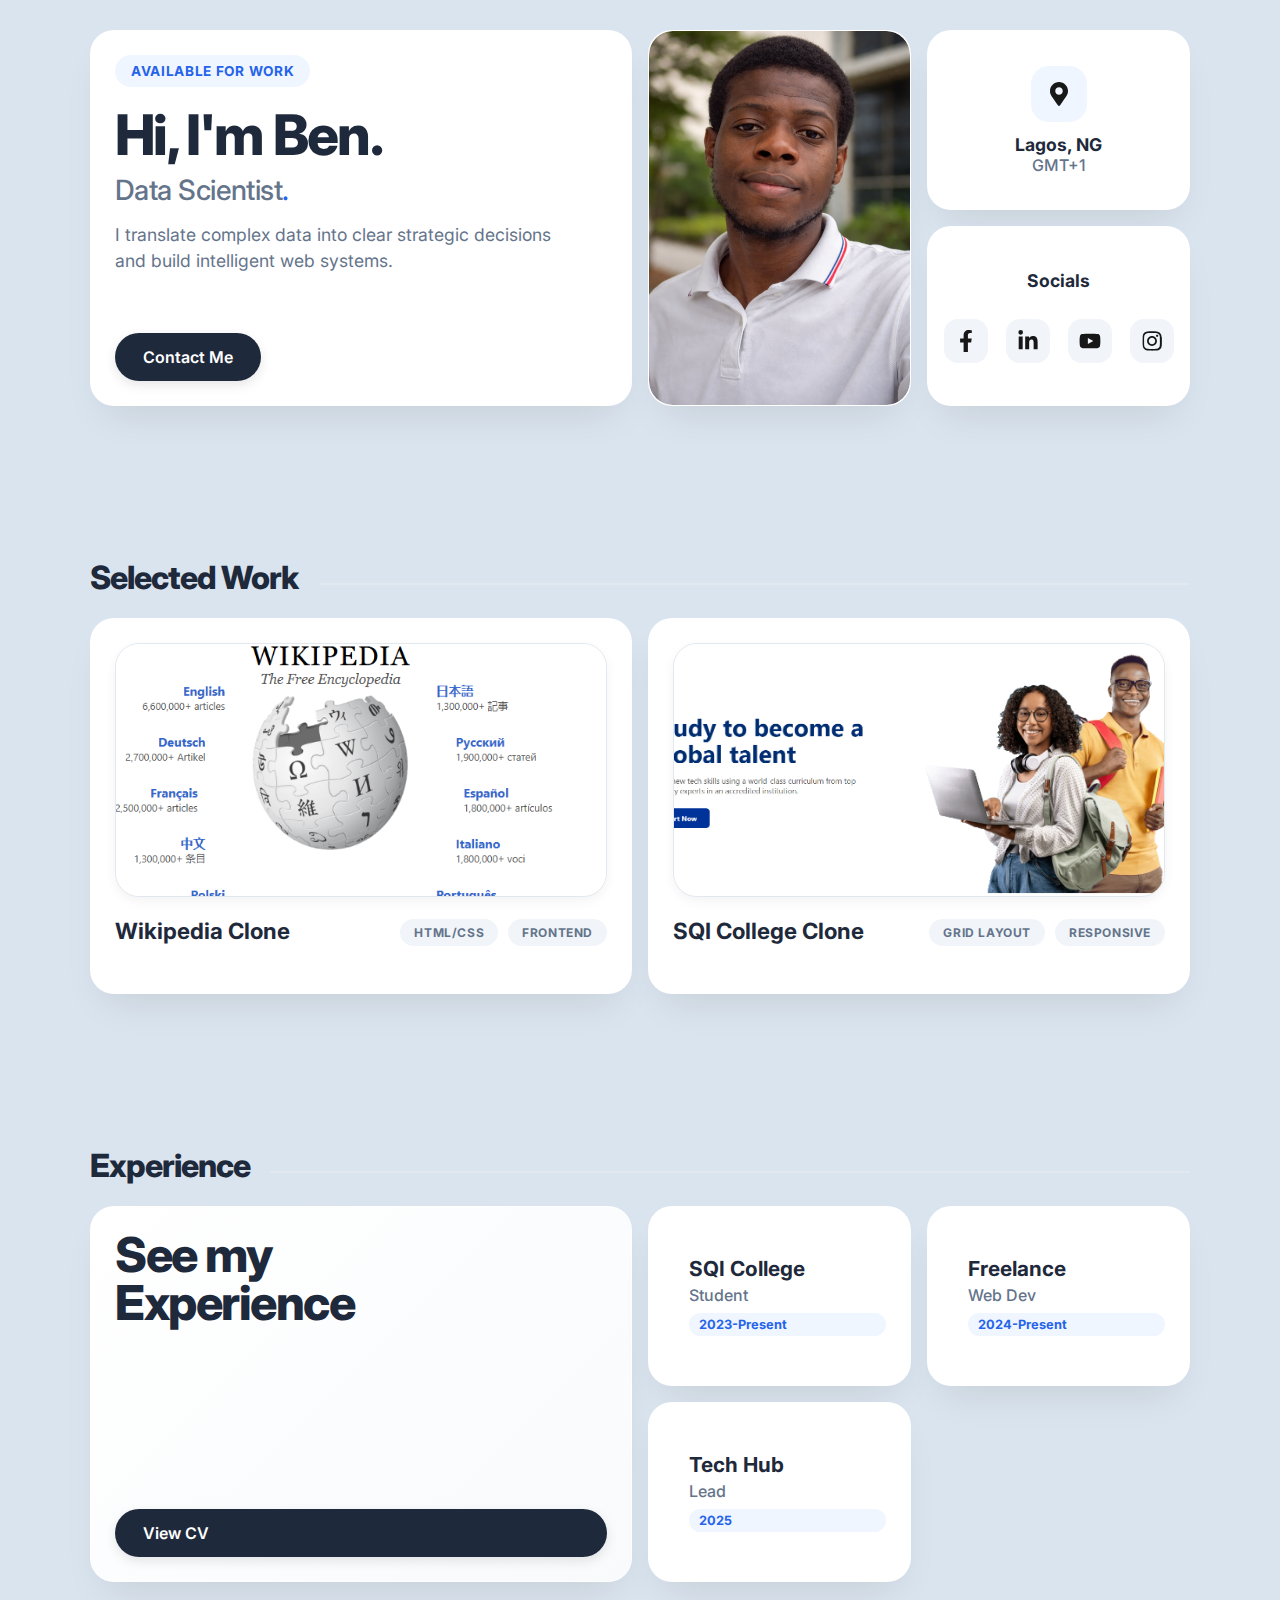
<file: index.html>
<!DOCTYPE html>
<html lang="en">
<head>
    <meta charset="UTF-8">
    <meta name="viewport" content="width=device-width, initial-scale=1.0">
    <title>Ben Erenose | Data Scientist</title>
    <link href="https://fonts.googleapis.com/css2?family=Inter:wght@400;500;600;700&display=swap" rel="stylesheet">
    <link rel="stylesheet" href="./CSS/style.css">
</head>
<body>

    <main class="grid-container">

        <header class="card hero-card">
            <div class="status-pill">Available for work</div>
            <h1>Hi, I'm Ben.</h1>
            <h2>Data Scientist<span class="blue-dot">.</span></h2>
            <p>I translate complex data into clear strategic decisions and build intelligent web systems.</p>
            <a href="mailto:erenoseomoh@gmail.com" class="btn-black">Contact Me</a>
        </header>

        <section class="card photo-card">
            <img src="./Html/image/benny.png" alt="Portrait of Ben Erenose, Data Scientist" loading="lazy" decoding="async">
        </section>

        <section class="card small-card location-card">
            <div class="location-icon">
                <img src="./Html/icons/location.svg" alt="Location icon">
            </div>

            <h3>Lagos, NG</h3>
            <p>GMT+1</p>
        </section>

        <section class="card small-card socials-card">
            <h3>Socials</h3>

            <div class="social-icons">
                <a href="https://facebook.com/" target="_blank" rel="noopener noreferrer" aria-label="Facebook">
                    <img src="./Html/icons/facebook.svg" alt="Facebook">
                </a>

                <a href="https://linkedin.com/in/ben-erenose" target="_blank" rel="noopener noreferrer" aria-label="LinkedIn">
                    <img src="./Html/icons/linkedin.svg" alt="LinkedIn">
                </a>

                <a href="https://youtube.com/" target="_blank" rel="noopener noreferrer" aria-label="YouTube">
                    <img src="./Html/icons/youtube.svg" alt="YouTube">
                </a>

                <a href="https://instagram.com/" target="_blank" rel="noopener noreferrer" aria-label="Instagram">
                    <img src="./Html/icons/instagram.svg" alt="Instagram">
                </a>
            </div>
        </section>

        <section class="section-header">
            <h2>Selected Work</h2>
            <div class="line"></div>
        </section>

        <article class="card project-card">
            <div class="img-box">
                <img src="./Html/image/wikipedia-screenshot.png" alt="Wikipedia Clone project showcasing HTML and CSS skills" decoding="async">
            </div>
            <div class="project-info">
                <h3>Wikipedia Clone</h3>
                <div class="tags">
                    <span>HTML/CSS</span>
                    <span>Frontend</span>
                </div>
            </div>
            <a href="https://bkfactor.github.io/wikipedia-clone/" target="_blank" rel="noopener noreferrer" class="overlay-link" aria-label="Open Wikipedia Clone project"></a>
        </article>

        <article class="card project-card">
            <div class="img-box">
                <img src="./Html/image/SQI-screenshot.png" alt="SQI College Clone project demonstrating grid layout and responsive design" loading="lazy" decoding="async">
            </div>
            <div class="project-info">
                <h3>SQI College Clone</h3>
                <div class="tags">
                    <span>Grid Layout</span>
                    <span>Responsive</span>
                </div>
            </div>
            <a href="https://bkfactor.github.io/sqi-clone/" target="_blank" rel="noopener noreferrer" class="overlay-link" aria-label="Open SQI College Clone project"></a>
        </article>

        <section class="section-header">
            <h2>Experience</h2>
            <div class="line"></div>
        </section>

        <section class="card exp-cta">
            <h2>See my<br>Experience</h2>
            <a href="#" class="btn-black">View CV</a>
        </section>

        <section class="card exp-item">
            <h4>SQI College</h4>
            <p>Student</p>
            <small>2023-Present</small>
        </section>

        <section class="card exp-item">
            <h4>Freelance</h4>
            <p>Web Dev</p>
            <small>2024-Present</small>
        </section>

        <section class="card exp-item">
            <h4>Tech Hub</h4>
            <p>Lead</p>
            <small>2025</small>
        </section>

    </main>
</body>
</html>
</file>
<file: CSS/style.css>
/* --- RESET & ENHANCED VARIABLES --- */
:root {
    /* A softer, cooler background grey */
    --bg: #dae4ee;
    /* Pure white cards */
    --card: #FFFFFF;
    /* Softer black for main text */
    --text: #1E293B;
    /* Lighter grey for subtitles */
    --grey: #64748B;
    /* Professional deep blue */
    --blue: #2563EB;
    /* Big, modern rounded corners */
    --radius: 32px;
    /* THE MAGIC SAUCE: A soft, multi-layered shadow for depth */
    --shadow: 0 20px 40px -15px rgba(0, 0, 0, 0.1);
}

* { margin: 0; padding: 0; box-sizing: border-box; }

body {
    background: var(--bg);
    font-family: 'Inter', sans-serif;
    color: var(--text);
    -webkit-font-smoothing: antialiased;
    /* Reduced top/bottom padding */
    padding: 30px 15px; 
    display: flex;
    justify-content: center;
}

.grid-container {
    width: 100%;
    max-width: 1100px;
    display: grid;
    grid-template-columns: repeat(4, 1fr);
    /* Shrunk row height from 220px to 180px */
    grid-auto-rows: 180px; 
    /* TIGHTER GAPS: Reduced from 24px to 16px */
    gap: 16px; 
}


/* --- PRO CARD STYLE --- */
.card {
    background: var(--card);
    border-radius: 24px; /* Slightly smaller radius to match tighter grid */
    padding: 24px; /* Reduced from 32px */
    position: relative;
    overflow: hidden;
    box-shadow: var(--shadow);
    border: 1px solid rgba(255, 255, 255, 0.8);
    transition: all 0.3s cubic-bezier(0.25, 0.8, 0.25, 1);
}

/* Lift effect on hover */
.card:hover {
    transform: translateY(-8px);
    box-shadow: 0 30px 60px -15px rgba(0, 0, 0, 0.15);
}

/* --- 1. HERO CARD (2x2) --- */
.hero-card {
    grid-column: span 2;
    grid-row: span 2;
    display: flex;
    flex-direction: column;
    justify-content: space-between;
    align-items: flex-start;
}

.hero-card h1 {
    font-size: 3.5rem; /* Larger */
    font-weight: 800;
    line-height: 1;
    margin-bottom: 10px;
    letter-spacing: -0.03em; /* Tighter spacing for a modern look */
}

.hero-card h2 {
    font-size: 1.75rem;
    color: var(--grey);
    font-weight: 500;
    letter-spacing: -0.02em;
}

.hero-card p {
    color: var(--grey);
    margin-top: 15px;
    max-width: 90%;
    font-size: 1.1rem;
    line-height: 1.5;
}

.blue-dot { color: var(--blue); }

.status-pill {
    background: #EFF6FF;
    color: var(--blue);
    padding: 8px 16px;
    border-radius: 100px;
    font-size: 0.85rem;
    font-weight: 700;
    text-transform: uppercase;
    letter-spacing: 0.05em;
    margin-bottom: 20px;
    display: inline-block;
}

/* Upgraded Button */
.btn-black {
    background: var(--text);
    color: #fff;
    padding: 14px 28px;
    border-radius: 100px;
    text-decoration: none;
    font-weight: 600;
    margin-top: auto;
    transition: all 0.3s ease;
    /* Subtle button shadow */
    box-shadow: 0 4px 12px rgba(0,0,0,0.1);
}

.btn-black:hover {
    background: var(--blue);
    box-shadow: 0 8px 20px rgba(37, 99, 235, 0.3);
    transform: translateY(-2px);
}

/* --- KEYBOARD FOCUS STYLES --- */
a:focus-visible {
    outline: 3px solid rgba(37, 99, 235, 0.6);
    outline-offset: 4px;
    border-radius: 12px;
}

/* --- 2. PHOTO CARD (1x2) --- */
.photo-card {
    grid-column: span 1;
    grid-row: span 2;
    padding: 0;
}
.photo-card img { width: 100%; height: 100%; object-fit: cover; border-radius: 24px; }

/* --- 3 & 4. SMALL CARDS (1x1) --- */
.small-card {
    grid-column: span 1;
    grid-row: span 1;
    display: flex;
    flex-direction: column;
    justify-content: center;
    align-items: center;
    text-align: center;
}
.icon {
    font-size: 2.2rem;
    margin-bottom: 12px;
    /* Adds a soft glow behind icons */
    filter: drop-shadow(0 4px 8px rgba(0,0,0,0.05));
}
.small-card h3 { font-size: 1.1rem; font-weight: 700; }
.small-card p { color: var(--grey); font-weight: 500; }
.link {
    color: var(--blue);
    text-decoration: none;
    font-weight: 700;
    margin-top: 8px;
    display: inline-block;
    transition: transform 0.2s;
}
.link:hover { transform: translateX(4px); }

.section-header {
    grid-column: span 4;
    grid-row: span 1;
    display: flex;
    align-items: flex-end;
    /* Removed fixed height */
    height: auto; 
    /* Reduced spacing around the title */
    margin-top: 20px;
    padding-bottom: 5px;
}

.section-header h2 {
    font-size: 2rem; /* Slightly smaller font */
    font-weight: 800;
    margin-right: 20px;
    letter-spacing: -0.03em;
}

.line { flex-grow: 1; height: 2px; background: #E2E8F0; margin-bottom: 12px; }

/* --- 5 & 6. PROJECT CARDS (2x2 Tall) --- */
.project-card {
    grid-column: span 2;
    grid-row: span 2;
    padding: 24px;
    display: flex;
    flex-direction: column;
    gap: 20px;
}

.img-box {
    width: 100%;
    height: 78%;
    border-radius: 24px; /* Inner radius matches outer */
    overflow: hidden;
    box-shadow: 0 4px 12px rgba(0,0,0,0.05); /* Inner shadow for image */
    background: #F8FAFC;
    border: 1px solid #E2E8F0;
}
.img-box img {
    width: 100%;
    height: 100%;
    object-fit: cover;
    object-position: top;
    transform: scale(1.08);
    transition: transform 0.6s cubic-bezier(0.25, 0.8, 0.25, 1);
}
/* Smoother zoom on hover */
.project-card:hover .img-box img { transform: scale(1.14); }

.project-info { display: flex; justify-content: space-between; align-items: center; }
.project-info h3 { font-size: 1.4rem; font-weight: 700; }
.tags span {
    background: #F1F5F9;
    padding: 6px 14px;
    border-radius: 100px;
    font-size: 0.75rem;
    font-weight: 700;
    color: var(--grey);
    margin-left: 6px;
    text-transform: uppercase;
    letter-spacing: 0.05em;
}
.overlay-link { position: absolute; top:0; left:0; width:100%; height:100%; z-index: 10;}

/* --- REDUCED MOTION SUPPORT --- */
@media (prefers-reduced-motion: reduce) {
    * { transition: none !important; }
    .card:hover { transform: none; }
    .project-card:hover .img-box img { transform: none; }
}

/* --- 7. EXPERIENCE GRID (2x2) --- */
.exp-cta {
    grid-column: span 2;
    grid-row: span 2;
    display: flex;
    flex-direction: column;
    justify-content: space-between;
    background: linear-gradient(135deg, var(--card) 0%, #F8FAFC 100%);
}
.exp-cta h2 { font-size: 3rem; font-weight: 800; letter-spacing: -0.03em; line-height: 1; }

.exp-item {
    grid-column: span 1;
    grid-row: span 1;
    display: flex;
    flex-direction: column;
    justify-content: center;
    padding-left: 40px; /* More breathing room */
}
.exp-item h4 { font-size: 1.3rem; font-weight: 700; margin-bottom: 4px;}
.exp-item p { color: var(--grey); font-weight: 500; }
.exp-item small {
    color: var(--blue);
    font-weight: 700;
    margin-top: 8px;
    display: inline-block;
    background: #EFF6FF;
    padding: 4px 10px;
    border-radius: 100px;
    font-size: 0.8rem;
}

/* --- SOCIALS CARD --- */
.socials-card {
    align-items: center;
    justify-content: center;
    gap: 14px;
}

.socials-card h3 {
    margin-bottom: 6px;
}

.social-icons {
    display: flex;
    gap: 18px;
    justify-content: center;
    align-items: center;
    margin-top: 8px;
}

.social-icons a {
    width: 44px;
    height: 44px;
    border-radius: 14px;
    display: flex;
    align-items: center;
    justify-content: center;
    background: #F1F5F9;
    transition: 0.25s ease;
}

.social-icons a:hover {
    background: #EFF6FF;
    transform: translateY(-3px);
}

.social-icons img {
    width: 22px;
    height: 22px;
    opacity: 0.9;
}

.social-icons a:focus-visible {
    outline: 3px solid rgba(37, 99, 235, 0.55);
    outline-offset: 3px;
}

/* --- LOCATION ICON --- */
.location-icon {
    width: 56px;
    height: 56px;
    background: #EFF6FF;
    display: flex;
    align-items: center;
    justify-content: center;
    border-radius: 18px;
    margin-bottom: 12px;
}

.location-icon img {
    width: 24px;
    height: 24px;
    opacity: 0.9;
}

/* --- MOBILE RESPONSIVENESS --- */
@media (max-width: 1024px) {
    .grid-container { grid-template-columns: repeat(2, 1fr); }
    .section-header { grid-column: span 2; }
    .hero-card { grid-column: span 2; }
    .project-card { grid-column: span 2; }
}

@media (max-width: 768px) {
    body { padding: 30px 15px; }
    .grid-container { display: flex; flex-direction: column; gap: 24px; }
    .card { min-height: 220px; padding: 24px;}
    .section-header { height: auto; margin-top: 40px; padding-bottom: 0;}
    .section-header h2 { font-size: 2rem; }
    .hero-card h1 { font-size: 2.75rem; }
    .hero-card p { font-size: 1rem; }
    .project-card { min-height: 400px; }
    .img-box { height: 65%; }
    .exp-cta h2 { font-size: 2.5rem; }
}
</file>
